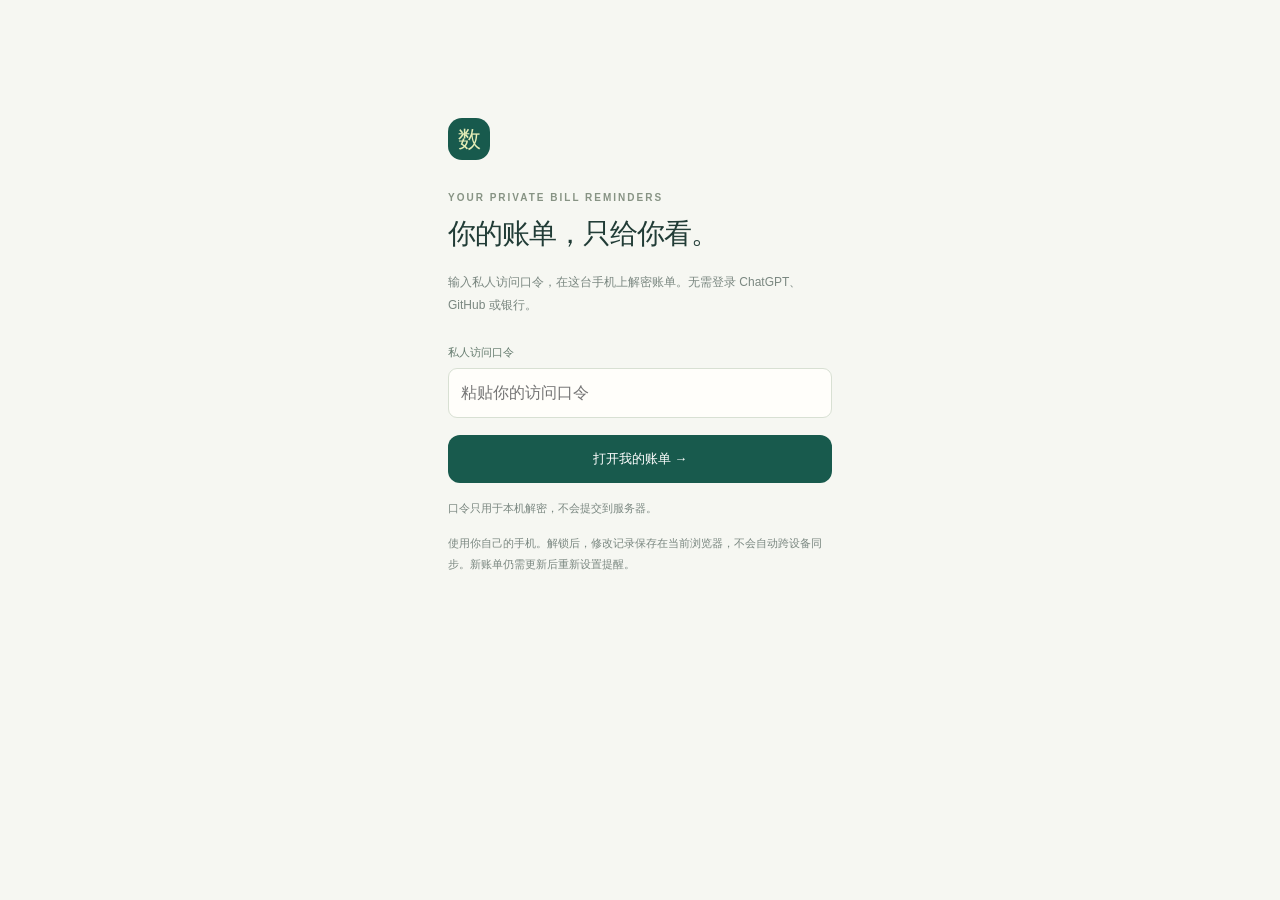
<file: index.html>
<!doctype html>
<html lang="zh-CN">
<head>
<meta charset="utf-8"><meta name="viewport" content="width=device-width,initial-scale=1,viewport-fit=cover">
<meta name="theme-color" content="#185a4d"><meta name="apple-mobile-web-app-capable" content="yes"><meta name="apple-mobile-web-app-status-bar-style" content="default">
<meta name="description" content="九家银行信用卡账单导入、核对、还款日历。无需登录，账单仅保存在当前浏览器。">
<title>账单有数 · 还款提醒</title><link rel="manifest" href="./manifest.webmanifest"><link rel="icon" href="./icon.svg" type="image/svg+xml"><link rel="stylesheet" href="./style.css">
</head>
<body>
<section id="unlockGate" class="unlock-gate"><span class="brand-icon">数</span><p class="eyebrow">YOUR PRIVATE BILL REMINDERS</p><h1>你的账单，只给你看。</h1><p class="subtitle">输入私人访问口令，在这台手机上解密账单。无需登录 ChatGPT、GitHub 或银行。</p><form id="unlockForm"><label class="field">私人访问口令<input id="accessCode" type="password" autocomplete="current-password" autocapitalize="none" spellcheck="false" required placeholder="粘贴你的访问口令"></label><button id="unlockButton" class="primary wide" type="submit">打开我的账单 →</button></form><p id="unlockStatus" role="status" class="hint">口令只用于本机解密，不会提交到服务器。</p><p class="hint">使用你自己的手机。解锁后，修改记录保存在当前浏览器，不会自动跨设备同步。新账单仍需更新后重新设置提醒。</p></section><div class="app" hidden>
<header><a href="#" class="brand" aria-label="账单有数首页"><span class="brand-icon">数</span><span>账单有数<small>让每一笔还款，心里有数。</small></span></a><button class="icon-btn" id="helpButton" aria-label="使用帮助">?</button></header>
<main id="main">
<section id="overview" class="view active">
<div class="page-intro"><div><p class="eyebrow">YOUR MONEY, IN ORDER</p><h1>账单，一目了然。</h1></div><span class="local-pill"><i></i>个人账本</span></div>
<div class="filters mode-switch"><button id="latestButton" class="selected">各卡最新一期</button><button id="periodButton">按账单月份</button></div>
<p id="snapshotNote" class="subtitle">无需登录。请导入已有账单备份，或手动新增。</p>
<div class="monthbar" id="monthbar" hidden><button id="prevMonth" aria-label="上个月">‹</button><label><span class="sr-only">账单月份</span><input type="month" id="month"></label><button id="nextMonth" aria-label="下个月">›</button><button id="todayMonth" class="text-btn">本月</button></div>
<section class="summary"><div class="summary-top"><span id="totalLabel">各卡最新账单 · 金额合计</span><button id="privacyButton" aria-label="隐藏金额">隐藏金额</button></div><div class="total"><span>¥</span><strong id="total">0.00</strong></div><div class="summary-bottom"><div><small>账单总额</small><b id="allTotal">¥0.00</b></div><div><small>已标记还款</small><b id="paidTotal">¥0.00</b></div><div><small>未还清账单</small><b id="unpaidCount">0 笔</b></div></div><div class="summary-note">账单金额不等于银行当前剩余欠款，还款状态未核实</div></section>
<section class="reminder-banner"><div><span>别错过还款日</span><h2>把账单提醒，放进手机。</h2><p>应还金额、最低还款和日期，一起提醒。</p></div><button class="primary" id="openReminder">设置提醒 ↗</button></section>
<div class="quick-actions"><button class="primary" id="importButton"><span>＋</span> 导入账单</button><button class="secondary" id="manualButton">手动记一笔 <span>↗</span></button></div>
<div id="demoNotice" class="notice demo" hidden>正在查看示例数据，与真实账单分开。<button id="exitDemo">退出示例</button></div>
<div id="overdueNotice" class="notice" hidden></div>
<div class="section-heading"><h2><span id="listTitle" style="font-size:inherit;color:inherit;margin:0;font-weight:inherit">各卡最新账单</span> <span id="billCount">0</span></h2><button id="calendarButton" class="text-btn">还款提醒 ↗</button></div>
<div class="filters" aria-label="账单状态筛选"><button data-filter="all" class="selected">全部</button><button data-filter="unpaid">未标记已还</button><button data-filter="paid">已标记还款</button></div>
<div id="billList"></div>
<div id="empty" class="empty"><div class="empty-illustration"><span>¥</span><i>✓</i></div><h3>把第一份账单放进来</h3><p>从 QQ 邮箱复制账单文字，核对后保存。<br>还款金额和日期，整理在一起。</p><button id="emptyImport" class="primary">导入第一份账单</button><button id="startRestore" class="secondary">导入已有账单备份</button><button id="demoButton" class="text-btn">先看看示例 →</button></div>
<p class="footnote">“已还款”为手动记录，不代表银行到账状态。</p>
</section>
<section id="reminders" class="view">
<p class="eyebrow">A LITTLE REMINDER, RIGHT ON TIME</p><div class="reminder-heading"><h1>还款提醒</h1><span class="local-pill" id="reminderCount">0 个账户</span></div>
<p class="subtitle" id="reminderMode"></p>
<div class="reminder-intro"><span class="reminder-bell" aria-hidden="true">◷</span><div><h2>关掉网页，也别忘了还款。</h2><p>把提醒导入手机日历，由手机负责通知。新账单需在网页更新后重新生成；当前没有自动读取邮箱。</p></div></div>
<div class="setting-card reminder-settings"><h2>① 选择提醒时间</h2><p>默认提前 3 天、1 天和当天提醒。时间均为北京时间。</p>
<div class="reminder-offsets"><label><input type="checkbox" data-reminder-offset="3" checked>提前 3 天</label><label><input type="checkbox" data-reminder-offset="1" checked>提前 1 天</label><label><input type="checkbox" data-reminder-offset="0" checked>还款当天</label></div>
<label class="field">提醒时间<select id="reminderHour"><option value="8">上午 8:00</option><option value="9">上午 9:00</option><option value="12">中午 12:00</option><option value="18">晚上 18:00</option><option value="20">晚上 20:00</option></select></label>
<button class="secondary" id="saveReminderSettings">保存提醒偏好</button><p class="hint">今天已错过设定时间时，可在 18:00 安排补充提醒；超过 18:00 则不补排。请留意银行实际到账截止时间。</p></div>
<div class="setting-card reminder-settings"><h2>② 导入手机日历</h2><p id="reminderEventCount"></p><button id="reminderExport" class="primary">生成手机日历提醒</button><p id="reminderStatus" class="reminder-state" role="status"></p>
<label class="check"><input id="calendarConfirmed" type="checkbox">我已在手机日历看到事件，并确认通知已开启</label>
<details><summary>如何导入、更新与取消？</summary><p>下载 .ics 文件后，在支持导入的日历应用或其网页版导入。苹果和不同安卓日历的导入入口可能不同；若手机无法直接导入，请使用日历服务的网页导入功能。导入后核对事件日期、金额和通知设置，是否实际弹出需在手机上确认。</p><p>建议建立单独的“信用卡账单”日历。重新导入前先删除旧事件，避免重复。网页标记已还不会自动取消已导入的日历事件；请自行删除该卡后续提醒。</p><p>提醒文件会包含金额和卡尾号，请保存在私人日历中。日历客户端可能调整或忽略文件内通知设置，必须检查后再勾选确认。</p></details></div>
<div class="section-heading"><h2>今天及以后到期的账单</h2></div><div id="reminderList"></div>
<details class="setting-card"><summary>查看将生成的提醒时间</summary><ul id="reminderSchedule" class="reminder-schedule"></ul></details>
<div class="setting-card reminder-settings"><h2>网页运行时通知（可选）</h2><p id="webReminderStatus"></p><button id="enableWebReminder" class="secondary">开启网页通知</button><button id="testWebReminder" class="secondary">发送一条测试通知</button><p class="hint">此功能只在网页运行时检查到期提醒。关闭网页、手机挂起或限制后台时，不保证检查；关闭网页后的提醒请使用上面的手机日历。通知受手机权限及勿扰设置影响。</p></div>
<p class="footnote">金额来自已导入账单，非银行实时剩余欠款。已还请核实后处理提醒。</p></section>
<section id="banks" class="view"><p class="eyebrow">YOUR CARDS</p><h1>我的银行</h1><p class="subtitle">为你的 9 家银行预设备选项。导入后请核对识别结果。</p><div id="bankList" class="bank-grid"></div></section>
<section id="settings" class="view"><p class="eyebrow">KEEP IT YOURS</p><h1>数据与设置</h1><div class="setting-card"><span class="setting-icon">↙</span><h2>你的账单，保存在本机</h2><p>无需登录 ChatGPT 或 GitHub。网页不会上传你的账单；新增、修改和还款标记只保存在当前浏览器，不会自动跨设备同步。网站使用公共静态托管，访问记录由托管平台按其规则处理。更换手机、浏览器或清理网站数据前，请先导出备份；换设备后可导入恢复。</p><button id="exportButton" class="primary">导出账单备份</button><button id="restoreButton" class="secondary">从备份恢复</button><input type="file" id="backupFile" accept=".json,application/json" hidden></div><div class="setting-card"><h2>在安卓或苹果手机上使用</h2><p>用手机浏览器直接打开网址即可使用。苹果可用 Safari 添加到主屏幕，安卓可通过支持此功能的浏览器菜单添加。不同入口的数据可能不共享，请在实际使用的入口导入并备份。首次联网打开成功后，支持离线缓存的浏览器可继续查看页面；离线缓存不等于自动获取新账单。</p><p>日历导出为 .ics 文件，提醒是否生效取决于你的日历导入与通知设置。请导入后确认事件。</p></div><div class="setting-card"><h2>导入范围</h2><p>支持粘贴账单文字，以及 UTF-8 的 TXT、HTML 和 EML 邮件文件。EML 支持常见 Base64 与 quoted-printable 编码及 GBK 中文。PDF、截图、加密附件请先转为文字，或手动填写。</p><p>第一版仅记录人民币账单，不自动计算利息、分期费用或银行实时欠款。识别有疑问的字段会留空，保存前需要核对。</p></div><button id="clearButton" class="danger-link">清空本机所有真实账单</button><p class="footnote">账单有数 · 独立网页 1.0 · 无需 ChatGPT</p></section>
</main>
<nav aria-label="主导航"><button class="active" data-view="overview"><span>▤</span>账单</button><button data-view="reminders"><span>◷</span>提醒</button><button data-view="banks"><span>▦</span>银行</button><button data-view="settings"><span>⚙</span>设置</button></nav>
</div>
<dialog id="importDialog"><div class="dialog-heading"><div><p class="eyebrow">IMPORT STATEMENT</p><h2>导入账单</h2></div><button class="close" data-close aria-label="关闭">×</button></div><p class="subtitle">从 QQ 邮箱打开信用卡账单，复制正文到这里。</p><label class="field">账单文字<textarea id="statementText" placeholder="粘贴银行名称、卡号尾号、应还金额和还款日等内容…" rows="9" maxlength="200000"></textarea></label><label class="upload"><input id="statementFile" type="file" accept=".txt,.html,.htm,.eml,text/plain,text/html,message/rfc822">选择 TXT / HTML / EML 文件 <span>↑</span></label><p class="hint">文字只在当前设备处理。PDF 与图片请使用手动填写。</p><button id="parseButton" class="primary wide">识别并核对 →</button></dialog>
<dialog id="editDialog"><div class="dialog-heading"><div><p class="eyebrow">REVIEW BEFORE SAVING</p><h2 id="editTitle">核对账单</h2></div><button class="close" data-close aria-label="关闭">×</button></div><div class="notice" id="reviewNote">请按银行账单原文核对金额和还款日。</div><form id="billForm"><label class="field">银行<select id="bankInput" required></select></label><div class="form-row"><label class="field">卡号后四位<input id="tailInput" inputmode="numeric" pattern="[0-9]{4}" maxlength="4" placeholder="如 1234" required></label><label class="field">账单月份<input id="periodInput" type="month" required></label></div><label class="field">本期应还金额（人民币）<input id="amountInput" type="number" inputmode="decimal" min="0" max="99999999" step="0.01" placeholder="0.00" required></label><div class="form-row"><label class="field">最低还款额（选填）<input id="minimumInput" type="number" inputmode="decimal" min="0" max="99999999" step="0.01" placeholder="未填写"></label><label class="field">最后还款日<input id="dueInput" type="date" required></label></div><label class="field">备注（选填）<input id="noteInput" maxlength="120" placeholder="如：含本期分期账单"></label><label class="check"><input type="checkbox" id="confirmInput" required>我已按原始账单核对以上信息</label><button class="primary wide" type="submit">确认并保存</button></form></dialog>
<dialog id="paymentDialog"><div class="dialog-heading"><div><p class="eyebrow">PAYMENT RECORDS</p><h2 id="paymentTitle">记录还款</h2></div><button class="close" data-close aria-label="关闭">×</button></div><p class="subtitle" id="paymentSummary"></p><form id="paymentForm"><label class="field">本次已还金额（人民币）<input id="paymentAmount" type="number" inputmode="decimal" min="0.01" step="0.01" required placeholder="填写本次已还多少"></label><label class="field">还款日期<input id="paymentDate" type="date" required></label><p id="paymentError" role="alert" class="hint"></p><button type="submit" class="primary wide">保存本次还款</button></form><h3>还款记录</h3><ul id="paymentHistory" class="payment-history"></ul><p class="hint">支持多次记录，按累计已还金额计算剩余应还；仅记录，不执行银行转账。</p></dialog><dialog id="helpDialog"><div class="dialog-heading"><h2>从邮箱到账单，只需三步</h2><button class="close" data-close aria-label="关闭">×</button></div><ol class="steps"><li><b>复制账单</b><p>在 QQ 邮箱打开银行账单，长按选择并复制正文。不能复制时，可以手动填写。</p></li><li><b>核对并保存</b><p>点击“导入账单”，粘贴文字。核对银行、卡号尾号、账单月份、金额与还款日。</p></li><li><b>记录与提醒</b><p>还款后手动标记。可导出日历文件，在 iPhone 日历中导入并确认提醒。</p></li></ol><p class="hint">无需邮箱密码或授权码。示例数据与真实账单分开保存。</p><button data-close class="primary wide">知道了</button></dialog>
<dialog id="confirmDialog"><div class="dialog-heading"><h2>确认操作</h2></div><p id="confirmMessage" class="subtitle"></p><div class="form-row"><button id="cancelAction" class="secondary">取消</button><button id="acceptAction" class="primary">确认</button></div></dialog>
<div id="toast" role="status" aria-live="polite"></div><script type="module" src="./unlock.js"></script>
<noscript><p style="padding:24px">这个账单工具需要开启浏览器 JavaScript。请使用较新的 Safari、Chrome、Edge 或系统浏览器。</p></noscript><script nomodule>document.body.insertAdjacentHTML("afterbegin","<p style=\"padding:20px;background:#fff2df\">当前浏览器版本过旧，请更新浏览器后使用。</p>");</script>
</body></html>
</file>
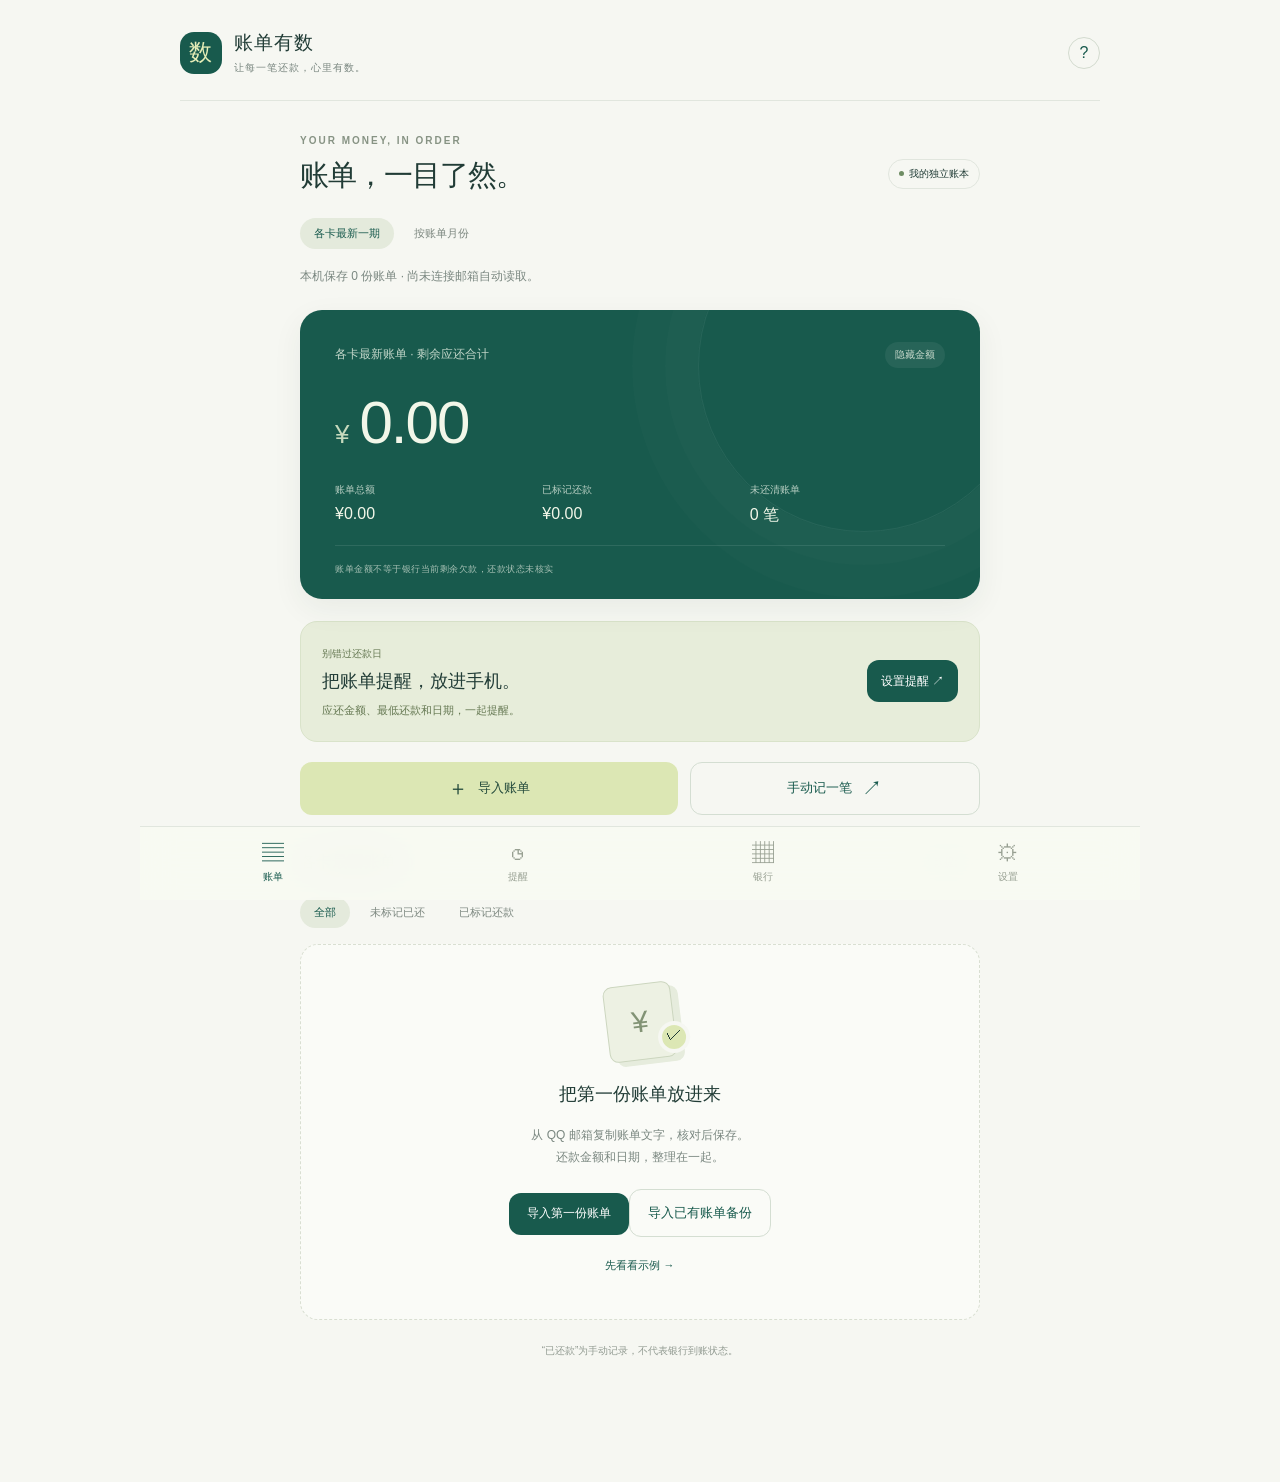
<file: family/index.html>
<!doctype html>
<html lang="zh-CN">
<head>
<meta charset="utf-8"><meta name="viewport" content="width=device-width,initial-scale=1,viewport-fit=cover">
<meta name="theme-color" content="#185a4d"><meta name="apple-mobile-web-app-capable" content="yes"><meta name="apple-mobile-web-app-status-bar-style" content="default">
<meta name="description" content="九家银行信用卡账单导入、核对、还款日历。无需登录，账单仅保存在当前浏览器。">
<title>账单有数 · 家人版</title><link rel="manifest" href="./manifest.webmanifest"><link rel="icon" href="./icon.svg" type="image/svg+xml"><link rel="stylesheet" href="./style.css">
</head>
<body>
<div class="app">
<header><a href="#" class="brand" aria-label="账单有数首页"><span class="brand-icon">数</span><span>账单有数<small>让每一笔还款，心里有数。</small></span></a><button class="icon-btn" id="helpButton" aria-label="使用帮助">?</button></header>
<main id="main">
<section id="overview" class="view active">
<div class="page-intro"><div><p class="eyebrow">YOUR MONEY, IN ORDER</p><h1>账单，一目了然。</h1></div><span class="local-pill"><i></i>我的独立账本</span></div>
<div class="filters mode-switch"><button id="latestButton" class="selected">各卡最新一期</button><button id="periodButton">按账单月份</button></div>
<p id="snapshotNote" class="subtitle">从空白账本开始。连接自己的邮箱后读取账单，也可导入或手动填写。</p>
<div class="monthbar" id="monthbar" hidden><button id="prevMonth" aria-label="上个月">‹</button><label><span class="sr-only">账单月份</span><input type="month" id="month"></label><button id="nextMonth" aria-label="下个月">›</button><button id="todayMonth" class="text-btn">本月</button></div>
<section class="summary"><div class="summary-top"><span id="totalLabel">各卡最新账单 · 金额合计</span><button id="privacyButton" aria-label="隐藏金额">隐藏金额</button></div><div class="total"><span>¥</span><strong id="total">0.00</strong></div><div class="summary-bottom"><div><small>账单总额</small><b id="allTotal">¥0.00</b></div><div><small>已标记还款</small><b id="paidTotal">¥0.00</b></div><div><small>未还清账单</small><b id="unpaidCount">0 笔</b></div></div><div class="summary-note">账单金额不等于银行当前剩余欠款，还款状态未核实</div></section>
<section class="reminder-banner"><div><span>别错过还款日</span><h2>把账单提醒，放进手机。</h2><p>应还金额、最低还款和日期，一起提醒。</p></div><button class="primary" id="openReminder">设置提醒 ↗</button></section>
<div class="quick-actions"><button class="primary" id="importButton"><span>＋</span> 导入账单</button><button class="secondary" id="manualButton">手动记一笔 <span>↗</span></button></div>
<div id="demoNotice" class="notice demo" hidden>正在查看示例数据，与真实账单分开。<button id="exitDemo">退出示例</button></div>
<div id="overdueNotice" class="notice" hidden></div>
<div class="section-heading"><h2><span id="listTitle" style="font-size:inherit;color:inherit;margin:0;font-weight:inherit">各卡最新账单</span> <span id="billCount">0</span></h2><button id="calendarButton" class="text-btn">还款提醒 ↗</button></div>
<div class="filters" aria-label="账单状态筛选"><button data-filter="all" class="selected">全部</button><button data-filter="unpaid">未标记已还</button><button data-filter="paid">已标记还款</button></div>
<div id="billList"></div>
<div id="empty" class="empty"><div class="empty-illustration"><span>¥</span><i>✓</i></div><h3>把第一份账单放进来</h3><p>从 QQ 邮箱复制账单文字，核对后保存。<br>还款金额和日期，整理在一起。</p><button id="emptyImport" class="primary">导入第一份账单</button><button id="startRestore" class="secondary">导入已有账单备份</button><button id="demoButton" class="text-btn">先看看示例 →</button></div>
<p class="footnote">“已还款”为手动记录，不代表银行到账状态。</p>
</section>
<section id="reminders" class="view">
<p class="eyebrow">A LITTLE REMINDER, RIGHT ON TIME</p><div class="reminder-heading"><h1>还款提醒</h1><span class="local-pill" id="reminderCount">0 个账户</span></div>
<p class="subtitle" id="reminderMode"></p>
<div class="reminder-intro"><span class="reminder-bell" aria-hidden="true">◷</span><div><h2>关掉网页，也别忘了还款。</h2><p>把提醒导入手机日历，由手机负责通知。新账单需在网页更新后重新生成；当前没有自动读取邮箱。</p></div></div>
<div class="setting-card reminder-settings"><h2>① 选择提醒时间</h2><p>默认提前 3 天、1 天和当天提醒。时间均为北京时间。</p>
<div class="reminder-offsets"><label><input type="checkbox" data-reminder-offset="3" checked>提前 3 天</label><label><input type="checkbox" data-reminder-offset="1" checked>提前 1 天</label><label><input type="checkbox" data-reminder-offset="0" checked>还款当天</label></div>
<label class="field">提醒时间<select id="reminderHour"><option value="8">上午 8:00</option><option value="9">上午 9:00</option><option value="12">中午 12:00</option><option value="18">晚上 18:00</option><option value="20">晚上 20:00</option></select></label>
<button class="secondary" id="saveReminderSettings">保存提醒偏好</button><p class="hint">今天已错过设定时间时，可在 18:00 安排补充提醒；超过 18:00 则不补排。请留意银行实际到账截止时间。</p></div>
<div class="setting-card reminder-settings"><h2>② 导入手机日历</h2><p id="reminderEventCount"></p><button id="reminderExport" class="primary">生成手机日历提醒</button><p id="reminderStatus" class="reminder-state" role="status"></p>
<label class="check"><input id="calendarConfirmed" type="checkbox">我已在手机日历看到事件，并确认通知已开启</label>
<details><summary>如何导入、更新与取消？</summary><p>下载 .ics 文件后，在支持导入的日历应用或其网页版导入。苹果和不同安卓日历的导入入口可能不同；若手机无法直接导入，请使用日历服务的网页导入功能。导入后核对事件日期、金额和通知设置，是否实际弹出需在手机上确认。</p><p>建议建立单独的“信用卡账单”日历。重新导入前先删除旧事件，避免重复。网页标记已还不会自动取消已导入的日历事件；请自行删除该卡后续提醒。</p><p>提醒文件会包含金额和卡尾号，请保存在私人日历中。日历客户端可能调整或忽略文件内通知设置，必须检查后再勾选确认。</p></details></div>
<div class="section-heading"><h2>今天及以后到期的账单</h2></div><div id="reminderList"></div>
<details class="setting-card"><summary>查看将生成的提醒时间</summary><ul id="reminderSchedule" class="reminder-schedule"></ul></details>
<div class="setting-card reminder-settings"><h2>网页运行时通知（可选）</h2><p id="webReminderStatus"></p><button id="enableWebReminder" class="secondary">开启网页通知</button><button id="testWebReminder" class="secondary">发送一条测试通知</button><p class="hint">此功能只在网页运行时检查到期提醒。关闭网页、手机挂起或限制后台时，不保证检查；关闭网页后的提醒请使用上面的手机日历。通知受手机权限及勿扰设置影响。</p></div>
<p class="footnote">金额来自已导入账单，非银行实时剩余欠款。已还请核实后处理提醒。</p></section>
<section id="banks" class="view"><p class="eyebrow">YOUR CARDS</p><h1>我的银行</h1><p class="subtitle">为你的 9 家银行预设备选项。导入后请核对识别结果。</p><div id="bankList" class="bank-grid"></div></section>
<section id="settings" class="view"><p class="eyebrow">KEEP IT YOURS</p><h1>数据与设置</h1><div class="setting-card"><span class="setting-icon">↙</span><h2>这是你的独立账本</h2><p>本页面首次打开为空白，不包含他人的账单。只连接你自己的邮箱和专属连接码。账单备份、已还标记和提醒设置独立保存在此浏览器。</p><h3>账单和还款记录保存在本机</h3><p>无需登录 ChatGPT 或 GitHub。网页不会上传你的账单；新增、修改和还款标记只保存在当前浏览器，不会自动跨设备同步。网站使用公共静态托管，访问记录由托管平台按其规则处理。更换手机、浏览器或清理网站数据前，请先导出备份；换设备后可导入恢复。</p><button id="exportButton" class="primary">导出账单备份</button><button id="restoreButton" class="secondary">从备份恢复</button><input type="file" id="backupFile" accept=".json,application/json" hidden></div><div class="setting-card"><h2>在安卓或苹果手机上使用</h2><p>用手机浏览器直接打开网址即可使用。苹果可用 Safari 添加到主屏幕，安卓可通过支持此功能的浏览器菜单添加。不同入口的数据可能不共享，请在实际使用的入口导入并备份。首次联网打开成功后，支持离线缓存的浏览器可继续查看页面；离线缓存不等于自动获取新账单。</p><p>日历导出为 .ics 文件，提醒是否生效取决于你的日历导入与通知设置。请导入后确认事件。</p></div><div class="setting-card"><h2>导入范围</h2><p>支持粘贴账单文字，以及 UTF-8 的 TXT、HTML 和 EML 邮件文件。EML 支持常见 Base64 与 quoted-printable 编码及 GBK 中文。PDF、截图、加密附件请先转为文字，或手动填写。</p><p>第一版仅记录人民币账单，不自动计算利息、分期费用或银行实时欠款。识别有疑问的字段会留空，保存前需要核对。</p></div><button id="clearButton" class="danger-link">清空本机所有真实账单</button><p class="footnote">账单有数 · 家人版 1.0 · 无需 ChatGPT</p></section>
</main>
<nav aria-label="主导航"><button class="active" data-view="overview"><span>▤</span>账单</button><button data-view="reminders"><span>◷</span>提醒</button><button data-view="banks"><span>▦</span>银行</button><button data-view="settings"><span>⚙</span>设置</button></nav>
</div>
<dialog id="importDialog"><div class="dialog-heading"><div><p class="eyebrow">IMPORT STATEMENT</p><h2>导入账单</h2></div><button class="close" data-close aria-label="关闭">×</button></div><p class="subtitle">从 QQ 邮箱打开信用卡账单，复制正文到这里。</p><label class="field">账单文字<textarea id="statementText" placeholder="粘贴银行名称、卡号尾号、应还金额和还款日等内容…" rows="9" maxlength="200000"></textarea></label><label class="upload"><input id="statementFile" type="file" accept=".txt,.html,.htm,.eml,text/plain,text/html,message/rfc822">选择 TXT / HTML / EML 文件 <span>↑</span></label><p class="hint">文字只在当前设备处理。PDF 与图片请使用手动填写。</p><button id="parseButton" class="primary wide">识别并核对 →</button></dialog>
<dialog id="editDialog"><div class="dialog-heading"><div><p class="eyebrow">REVIEW BEFORE SAVING</p><h2 id="editTitle">核对账单</h2></div><button class="close" data-close aria-label="关闭">×</button></div><div class="notice" id="reviewNote">请按银行账单原文核对金额和还款日。</div><form id="billForm"><label class="field">银行<select id="bankInput" required></select></label><div class="form-row"><label class="field">卡号后四位<input id="tailInput" inputmode="numeric" pattern="[0-9]{4}" maxlength="4" placeholder="如 1234" required></label><label class="field">账单月份<input id="periodInput" type="month" required></label></div><label class="field">本期应还金额（人民币）<input id="amountInput" type="number" inputmode="decimal" min="0" max="99999999" step="0.01" placeholder="0.00" required></label><div class="form-row"><label class="field">最低还款额（选填）<input id="minimumInput" type="number" inputmode="decimal" min="0" max="99999999" step="0.01" placeholder="未填写"></label><label class="field">最后还款日<input id="dueInput" type="date" required></label></div><label class="field">备注（选填）<input id="noteInput" maxlength="120" placeholder="如：含本期分期账单"></label><label class="check"><input type="checkbox" id="confirmInput" required>我已按原始账单核对以上信息</label><button class="primary wide" type="submit">确认并保存</button></form></dialog>
<dialog id="paymentDialog"><div class="dialog-heading"><div><p class="eyebrow">PAYMENT RECORDS</p><h2 id="paymentTitle">记录还款</h2></div><button class="close" data-close aria-label="关闭">×</button></div><p class="subtitle" id="paymentSummary"></p><form id="paymentForm"><label class="field">本次已还金额（人民币）<input id="paymentAmount" type="number" inputmode="decimal" min="0.01" step="0.01" required placeholder="填写本次已还多少"></label><label class="field">还款日期<input id="paymentDate" type="date" required></label><p id="paymentError" role="alert" class="hint"></p><button type="submit" class="primary wide">保存本次还款</button></form><h3>还款记录</h3><ul id="paymentHistory" class="payment-history"></ul><p class="hint">支持多次记录，按累计已还金额计算剩余应还；仅记录，不执行银行转账。</p></dialog><dialog id="helpDialog"><div class="dialog-heading"><h2>从邮箱到账单，只需三步</h2><button class="close" data-close aria-label="关闭">×</button></div><ol class="steps"><li><b>复制账单</b><p>在 QQ 邮箱打开银行账单，长按选择并复制正文。不能复制时，可以手动填写。</p></li><li><b>核对并保存</b><p>点击“导入账单”，粘贴文字。核对银行、卡号尾号、账单月份、金额与还款日。</p></li><li><b>记录与提醒</b><p>还款后手动标记。可导出日历文件，在 iPhone 日历中导入并确认提醒。</p></li></ol><p class="hint">无需邮箱密码或授权码。示例数据与真实账单分开保存。</p><button data-close class="primary wide">知道了</button></dialog>
<dialog id="confirmDialog"><div class="dialog-heading"><h2>确认操作</h2></div><p id="confirmMessage" class="subtitle"></p><div class="form-row"><button id="cancelAction" class="secondary">取消</button><button id="acceptAction" class="primary">确认</button></div></dialog>
<div id="toast" role="status" aria-live="polite"></div><script type="module" src="./app.js"></script>
<noscript><p style="padding:24px">这个账单工具需要开启浏览器 JavaScript。请使用较新的 Safari、Chrome、Edge 或系统浏览器。</p></noscript><script nomodule>document.body.insertAdjacentHTML("afterbegin","<p style=\"padding:20px;background:#fff2df\">当前浏览器版本过旧，请更新浏览器后使用。</p>");</script>
</body></html>
</file>
<file: style.css>
:root{--bg:#f6f7f2;--ink:#213c36;--muted:#7a8780;--green:#185a4d;--line:#e1e6de;--soft:#eaf0e7;--orange:#b76a38;--red:#ab4540;font-family:-apple-system,BlinkMacSystemFont,"PingFang SC","Microsoft YaHei",sans-serif;color:var(--ink);background:var(--bg);font-synthesis:none}*{box-sizing:border-box}body{margin:0}button,input,select,textarea{font:inherit}button,a,input,select,textarea{-webkit-tap-highlight-color:transparent}button{cursor:pointer;border:0}button:focus-visible,a:focus-visible{outline:3px solid #9bac55;outline-offset:3px}button:disabled{opacity:.45;cursor:default}a{color:inherit;text-decoration:none}.app{max-width:1000px;margin:auto;padding:0 40px}header{display:flex;justify-content:space-between;align-items:center;padding:30px 0 25px;border-bottom:1px solid var(--line)}.brand{display:flex;align-items:center;gap:12px;font-weight:700;font-size:19px;letter-spacing:1px}.brand small{display:block;font-size:10px;letter-spacing:1px;font-weight:400;color:var(--muted);margin-top:5px}.brand-icon{display:grid;place-items:center;width:42px;height:42px;border-radius:14px;background:var(--green);color:#e5edb7;font-size:23px;font-weight:500}.icon-btn{border:1px solid #d3dbcf;color:var(--green);background:transparent;border-radius:50%;width:32px;height:32px}.page-intro{display:flex;align-items:center;justify-content:space-between;margin-top:34px}.eyebrow{font-size:10px;letter-spacing:2px;font-weight:650;color:#879384;margin:0 0 10px}h1{font-size:29px;letter-spacing:-1px;font-weight:600;margin:0 0 16px}h2{font-size:17px;margin:0;font-weight:600}h3{font-size:18px;font-weight:600}.local-pill{font-size:10px;white-space:nowrap;padding:7px 10px;border:1px solid var(--line);border-radius:20px;display:flex;align-items:center;gap:5px}.local-pill i{height:5px;width:5px;border-radius:50%;background:#6e8c63}.monthbar{display:flex;align-items:center;gap:12px;margin:9px 0 20px}.monthbar button{background:transparent;color:var(--ink);min-width:30px;min-height:32px;font-size:22px}.monthbar .text-btn{font-size:11px;margin-left:auto}.monthbar input{font-size:14px;color:var(--ink);background:transparent;border:0;max-width:165px;padding:0}.summary{position:relative;overflow:hidden;background:var(--green);color:#f2f7e9;padding:27px 30px 18px;border-radius:22px;box-shadow:0 10px 30px #1a453410}.summary:after{content:"";position:absolute;right:-50px;top:-110px;width:330px;height:330px;border:1px solid #ffffff10;border-radius:50%;box-shadow:0 0 0 33px #ffffff03,0 0 0 66px #ffffff03;pointer-events:none}.summary-top{display:flex;align-items:center;justify-content:space-between;font-size:12px;color:#c2d6c9}.summary-top button{background:#ffffff10;border-radius:20px;color:#c9dacd;font-size:10px;padding:6px 10px}.total{display:flex;gap:10px;align-items:baseline;margin:20px 0 25px;font-variant-numeric:tabular-nums}.total span{font-size:26px;color:#c6d9bd}.total strong{font-size:49px;font-weight:500;letter-spacing:-2px}.summary-bottom{display:grid;grid-template-columns:1fr 1fr 1fr;gap:12px}.summary-bottom small{display:block;font-size:10px;color:#b7cec2;margin-bottom:8px}.summary-bottom b{font-size:16px;font-weight:500}.summary-note{font-size:9px;color:#a6c0b4;padding-top:15px;border-top:1px solid #ffffff18;margin-top:19px;letter-spacing:.5px}.quick-actions{display:grid;grid-template-columns:1.3fr 1fr;gap:12px;margin:20px 0 30px}.primary,.secondary{display:inline-flex;justify-content:center;gap:10px;align-items:center;min-height:48px;border-radius:12px;font-size:13px;padding:12px 18px;font-weight:550}.primary{background:var(--green);color:white}.secondary{border:1px solid #d4ded2;color:var(--green);background:transparent}.quick-actions .primary{background:#dce7b4;color:#234a3b}.quick-actions span{font-size:20px;font-weight:400}.section-heading{display:flex;justify-content:space-between;align-items:center;gap:10px;margin-bottom:16px}.section-heading h2{font-size:16px}.section-heading h2 span{color:var(--muted);font-size:12px;margin-left:6px;font-weight:400}.text-btn{background:transparent;padding:8px 0;color:var(--green);font-size:11px;min-height:36px}.filters{display:flex;gap:6px;margin-bottom:16px}.filters button{background:transparent;font-size:11px;color:#7d8880;padding:8px 14px;border-radius:20px}.filters .selected{background:#e4eadc;color:var(--green)}.empty{text-align:center;border:1px dashed #d9dfd2;border-radius:18px;padding:28px 18px 20px;background:#fafbf7}.empty-illustration{width:68px;height:76px;border:1px solid #ccd6bf;border-radius:9px;background:#edf1e3;margin:3px auto 22px;position:relative;transform:rotate(-7deg);display:grid;place-items:center;box-shadow:7px 5px 0 #e6ecdd}.empty-illustration span{font-size:30px;color:#829375}.empty-illustration i{position:absolute;right:-15px;bottom:2px;background:#dce7b4;border:4px solid var(--bg);width:32px;height:32px;border-radius:50%;font-size:16px;font-style:normal;transform:rotate(7deg)}.empty p{font-size:12px;color:var(--muted);line-height:1.9;margin-bottom:20px}.empty .primary{font-size:12px;min-height:42px}.empty .text-btn{display:block;margin:10px auto 0}.footnote{text-align:center;font-size:10px;color:#929b92;line-height:1.8;margin:22px 0}.view{display:none}.view.active{display:block}.view:not(#overview){padding-top:36px}.subtitle{font-size:12px;color:var(--muted);line-height:1.9;margin:0 0 22px}main{padding-bottom:100px}nav{background:#f8faf3ed;backdrop-filter:blur(18px);position:fixed;bottom:0;left:50%;transform:translateX(-50%);width:min(100%,1000px);border-top:1px solid var(--line);display:flex;justify-content:space-around;padding:10px 10px max(12px,env(safe-area-inset-bottom));z-index:10}nav button{background:transparent;color:#98a092;font-size:10px;display:flex;flex-direction:column;align-items:center;gap:5px;min-width:80px;padding:4px 15px}nav span{font-size:22px;font-weight:400;line-height:24px}nav button.active{color:var(--green)}.notice{background:#fff2df;border:1px solid #efdfbd;color:#8a6235;font-size:12px;line-height:1.8;border-radius:10px;padding:12px 14px;margin:0 0 18px}.notice.demo{background:#eaf0e1;border-color:#d4dfc5;color:#537047;display:flex;justify-content:space-between;gap:10px;align-items:center}.notice button{background:transparent;color:inherit;font-size:11px;white-space:nowrap;text-decoration:underline}[hidden]{display:none!important}.bill-card{border:1px solid var(--line);background:#fffefa;border-radius:15px;padding:19px 20px;margin-bottom:12px}.bill-top{display:flex;align-items:center;gap:11px}.bank-avatar{display:grid;place-items:center;background:var(--bank-color);color:white;border-radius:11px;width:36px;height:36px;font-weight:650;font-size:15px;flex-shrink:0}.bill-bank{font-size:13px;font-weight:600}.bill-tail{font-size:10px;letter-spacing:1px;color:var(--muted);margin-top:5px}.badge{font-size:10px;padding:5px 9px;border-radius:20px;background:#edf0e7;color:#6d7c5a;margin-left:auto;white-space:nowrap}.badge.late{background:#f8e8df;color:#a55239}.badge.soon{background:#faf0d6;color:#9d7731}.bill-middle{display:flex;justify-content:space-between;align-items:end;margin-top:20px}.bill-amount{font-size:26px;font-weight:500;font-variant-numeric:tabular-nums;letter-spacing:-.7px}.bill-amount small{font-size:14px;margin-right:4px}.bill-due{text-align:right;font-size:12px}.bill-due small{display:block;color:var(--muted);font-size:10px;margin-bottom:7px}.bill-bottom{display:flex;gap:12px;align-items:center;border-top:1px solid #edf0e8;margin-top:17px;padding-top:12px;font-size:10px;color:var(--muted)}.bill-bottom .text-btn{margin-left:auto;min-height:28px;padding:4px;font-size:11px}.bill-bottom .paid-button{background:#eaf0e4;color:var(--green);border-radius:6px;font-size:11px;padding:7px 10px;min-height:30px}.bill-note{font-size:11px;color:var(--muted);margin:10px 0 0;overflow-wrap:anywhere}.bank-grid{display:grid;grid-template-columns:1fr 1fr;gap:12px}.bank-tile{background:#fffefa;border:1px solid var(--line);padding:20px;border-radius:15px}.bank-tile h3{font-size:14px;margin:14px 0 8px}.bank-tile p{font-size:11px;line-height:1.7;color:var(--muted);margin:0}.setting-card{background:#fffefa;border:1px solid var(--line);border-radius:16px;margin:20px 0;padding:23px}.setting-card h2{font-size:15px}.setting-card p{font-size:12px;color:var(--muted);line-height:1.9}.setting-card button{width:100%;margin-top:10px}.setting-icon{display:grid;place-items:center;background:#e9efdd;color:var(--green);width:40px;height:40px;border-radius:12px;font-size:25px;margin-bottom:18px}.danger-link{color:var(--red);background:transparent;padding:10px 0;font-size:12px}.wide{width:100%}dialog{width:calc(100% - 28px);max-width:490px;border:1px solid var(--line);border-radius:22px;background:var(--bg);color:var(--ink);padding:25px;max-height:88dvh;overflow:auto;box-shadow:0 30px 90px #122c3640}dialog::backdrop{background:#132f2a66;backdrop-filter:blur(4px)}.dialog-heading{display:flex;align-items:start;justify-content:space-between;gap:15px;margin-bottom:18px}.dialog-heading h2{font-size:22px;line-height:1.45}.dialog-heading .eyebrow{font-size:8px;margin-bottom:6px}.close{background:#e8eddf;color:var(--green);width:30px;height:30px;border-radius:50%;font-size:23px;flex-shrink:0;line-height:26px}.field{font-size:11px;display:flex;flex-direction:column;gap:8px;margin-bottom:17px;color:#667c6f}input,select,textarea{color:var(--ink);background:#fffefa;border:1px solid #d8e0d3;border-radius:9px;padding:12px;min-width:0;width:100%;font-size:16px;line-height:1.5}input:focus,select:focus,textarea:focus{outline:2px solid #b3c69d;outline-offset:1px}textarea{resize:vertical}.form-row{display:grid;grid-template-columns:1fr 1fr;gap:12px}.check{display:flex;align-items:center;gap:9px;font-size:11px;line-height:1.7;margin:20px 0}.check input{width:17px;height:17px;accent-color:var(--green);flex-shrink:0}.upload{position:relative;display:flex;align-items:center;justify-content:space-between;border:1px dashed #becdb4;border-radius:10px;padding:16px;font-size:12px;overflow:hidden}.upload input{position:absolute;inset:0;opacity:0;cursor:pointer}.hint{font-size:11px;line-height:1.9;color:var(--muted);margin:15px 0}.steps{padding-left:22px;font-size:14px}.steps li{margin-bottom:24px;padding-left:8px}.steps p{font-size:12px;line-height:1.9;color:var(--muted)}#toast{position:fixed;bottom:110px;left:50%;transform:translateX(-50%);background:#203b33f5;color:white;font-size:12px;line-height:1.7;padding:12px 20px;border-radius:12px;box-shadow:0 5px 30px #18332d20;max-width:88%;width:max-content;z-index:50;display:none}#toast.show{display:block}.sr-only{position:absolute;width:1px;height:1px;padding:0;margin:-1px;overflow:hidden;clip:rect(0,0,0,0);white-space:nowrap;border:0}@media(min-width:720px){#overview{max-width:680px;margin:auto}.bank-grid{grid-template-columns:repeat(3,1fr)}.total strong{font-size:60px}.summary{padding:32px 35px 22px}.empty{padding:36px 20px}.setting-card{max-width:680px}.view:not(#overview){max-width:800px;margin:auto}}@media(max-width:540px){.app{padding:0 22px}header{padding:22px 0 20px}.brand{font-size:17px}.brand-icon{width:38px;height:38px}.brand small{font-size:8px}h1{font-size:25px}.page-intro{margin-top:27px}.summary{padding:22px 22px 16px;border-radius:18px}.total strong{font-size:43px}.summary-bottom b{font-size:14px}.summary-top{font-size:11px}.quick-actions{margin:17px 0 27px}.summary-note{font-size:8px}.eyebrow{font-size:8px;letter-spacing:1.7px}.bill-card{padding:16px}.section-heading h2{font-size:14px}.section-heading .text-btn{font-size:10px}.bank-tile{padding:17px}dialog{padding:22px}.setting-card{padding:20px}.total{gap:7px}}

.bill-source{font-size:10px;line-height:1.7;color:var(--muted);margin:12px 0 0}.mode-switch{margin-top:6px}.summary-bottom small{line-height:1.5}.summary-note{line-height:1.8}.badge{font-size:9px}

.reminder-banner{margin:22px 0 0;background:#e7edda;border:1px solid #d9e3ca;border-radius:17px;padding:21px;display:flex;align-items:center;gap:18px;justify-content:space-between}.reminder-banner span{font-size:10px;color:#657852}.reminder-banner h2{font-size:18px;margin:8px 0}.reminder-banner p{font-size:11px;color:#657852;line-height:1.7;margin:0}.reminder-banner button{flex-shrink:0;min-height:42px;font-size:12px;padding:10px 14px}.reminder-heading{display:flex;align-items:start;justify-content:space-between;gap:10px}.reminder-intro{background:var(--green);color:#f4f7ec;border-radius:18px;padding:25px 22px;display:flex;align-items:start;gap:16px}.reminder-intro h2{font-size:18px;line-height:1.6}.reminder-intro p{font-size:12px;line-height:1.9;color:#c9d9ce;margin-bottom:0}.reminder-bell{font-size:34px;color:#dce7b4;line-height:1.2}.reminder-settings{margin:16px 0}.reminder-offsets{display:flex;gap:12px;flex-wrap:wrap;margin:18px 0 20px}.reminder-offsets label{display:flex;gap:7px;align-items:center;font-size:12px}.reminder-offsets input{width:17px;height:17px;accent-color:var(--green)}.reminder-state{border-left:3px solid #b7c78d;padding:10px 12px;background:#f0f3e8}.reminder-item{padding:18px;background:#fffefa;border:1px solid var(--line);border-radius:14px;margin-bottom:10px;display:flex;justify-content:space-between;gap:12px}.reminder-item b{font-size:13px}.reminder-item small{font-size:10px;color:var(--muted);font-weight:400}.reminder-item span{display:block;font-size:10px;color:var(--muted);margin-top:9px;line-height:1.6}.reminder-money{text-align:right;white-space:nowrap}.reminder-money strong{font-size:17px;font-weight:550}.reminder-schedule{padding-left:0;list-style:none}.reminder-schedule li{font-size:11px;border-top:1px solid var(--line);padding:12px 0;line-height:1.8}.reminder-schedule time{color:var(--green);display:block;font-weight:600}.reminder-schedule span{color:var(--muted)}summary{cursor:pointer;font-size:12px;color:var(--green);line-height:1.8}#reminders{max-width:680px;margin:auto}nav button{min-width:60px}@media(max-width:540px){.reminder-banner{padding:18px;gap:10px}.reminder-banner h2{font-size:16px}.reminder-banner p{font-size:10px}.reminder-banner button{padding:10px;font-size:11px}.reminder-intro{padding:22px 18px}.reminder-intro h2{font-size:16px}.reminder-item{padding:15px 13px}.reminder-money strong{font-size:16px}.reminder-item b{font-size:12px}.reminder-item small{display:block;margin-top:4px}}

.unlock-gate{max-width:440px;margin:10vh auto;padding:28px}.unlock-gate .brand-icon{margin-bottom:32px}.unlock-gate h1{font-size:28px;line-height:1.5}.unlock-gate .field{margin-top:28px}.unlock-gate .hint{line-height:1.9}
.payment-history{padding:0;list-style:none}.payment-history li{display:flex;align-items:center;justify-content:space-between;gap:12px;padding:12px 0;border-bottom:1px solid var(--line);font-size:13px}.bill-bottom{flex-wrap:wrap}
</file>
<file: family/style.css>
:root{--bg:#f6f7f2;--ink:#213c36;--muted:#7a8780;--green:#185a4d;--line:#e1e6de;--soft:#eaf0e7;--orange:#b76a38;--red:#ab4540;font-family:-apple-system,BlinkMacSystemFont,"PingFang SC","Microsoft YaHei",sans-serif;color:var(--ink);background:var(--bg);font-synthesis:none}*{box-sizing:border-box}body{margin:0}button,input,select,textarea{font:inherit}button,a,input,select,textarea{-webkit-tap-highlight-color:transparent}button{cursor:pointer;border:0}button:focus-visible,a:focus-visible{outline:3px solid #9bac55;outline-offset:3px}button:disabled{opacity:.45;cursor:default}a{color:inherit;text-decoration:none}.app{max-width:1000px;margin:auto;padding:0 40px}header{display:flex;justify-content:space-between;align-items:center;padding:30px 0 25px;border-bottom:1px solid var(--line)}.brand{display:flex;align-items:center;gap:12px;font-weight:700;font-size:19px;letter-spacing:1px}.brand small{display:block;font-size:10px;letter-spacing:1px;font-weight:400;color:var(--muted);margin-top:5px}.brand-icon{display:grid;place-items:center;width:42px;height:42px;border-radius:14px;background:var(--green);color:#e5edb7;font-size:23px;font-weight:500}.icon-btn{border:1px solid #d3dbcf;color:var(--green);background:transparent;border-radius:50%;width:32px;height:32px}.page-intro{display:flex;align-items:center;justify-content:space-between;margin-top:34px}.eyebrow{font-size:10px;letter-spacing:2px;font-weight:650;color:#879384;margin:0 0 10px}h1{font-size:29px;letter-spacing:-1px;font-weight:600;margin:0 0 16px}h2{font-size:17px;margin:0;font-weight:600}h3{font-size:18px;font-weight:600}.local-pill{font-size:10px;white-space:nowrap;padding:7px 10px;border:1px solid var(--line);border-radius:20px;display:flex;align-items:center;gap:5px}.local-pill i{height:5px;width:5px;border-radius:50%;background:#6e8c63}.monthbar{display:flex;align-items:center;gap:12px;margin:9px 0 20px}.monthbar button{background:transparent;color:var(--ink);min-width:30px;min-height:32px;font-size:22px}.monthbar .text-btn{font-size:11px;margin-left:auto}.monthbar input{font-size:14px;color:var(--ink);background:transparent;border:0;max-width:165px;padding:0}.summary{position:relative;overflow:hidden;background:var(--green);color:#f2f7e9;padding:27px 30px 18px;border-radius:22px;box-shadow:0 10px 30px #1a453410}.summary:after{content:"";position:absolute;right:-50px;top:-110px;width:330px;height:330px;border:1px solid #ffffff10;border-radius:50%;box-shadow:0 0 0 33px #ffffff03,0 0 0 66px #ffffff03;pointer-events:none}.summary-top{display:flex;align-items:center;justify-content:space-between;font-size:12px;color:#c2d6c9}.summary-top button{background:#ffffff10;border-radius:20px;color:#c9dacd;font-size:10px;padding:6px 10px}.total{display:flex;gap:10px;align-items:baseline;margin:20px 0 25px;font-variant-numeric:tabular-nums}.total span{font-size:26px;color:#c6d9bd}.total strong{font-size:49px;font-weight:500;letter-spacing:-2px}.summary-bottom{display:grid;grid-template-columns:1fr 1fr 1fr;gap:12px}.summary-bottom small{display:block;font-size:10px;color:#b7cec2;margin-bottom:8px}.summary-bottom b{font-size:16px;font-weight:500}.summary-note{font-size:9px;color:#a6c0b4;padding-top:15px;border-top:1px solid #ffffff18;margin-top:19px;letter-spacing:.5px}.quick-actions{display:grid;grid-template-columns:1.3fr 1fr;gap:12px;margin:20px 0 30px}.primary,.secondary{display:inline-flex;justify-content:center;gap:10px;align-items:center;min-height:48px;border-radius:12px;font-size:13px;padding:12px 18px;font-weight:550}.primary{background:var(--green);color:white}.secondary{border:1px solid #d4ded2;color:var(--green);background:transparent}.quick-actions .primary{background:#dce7b4;color:#234a3b}.quick-actions span{font-size:20px;font-weight:400}.section-heading{display:flex;justify-content:space-between;align-items:center;gap:10px;margin-bottom:16px}.section-heading h2{font-size:16px}.section-heading h2 span{color:var(--muted);font-size:12px;margin-left:6px;font-weight:400}.text-btn{background:transparent;padding:8px 0;color:var(--green);font-size:11px;min-height:36px}.filters{display:flex;gap:6px;margin-bottom:16px}.filters button{background:transparent;font-size:11px;color:#7d8880;padding:8px 14px;border-radius:20px}.filters .selected{background:#e4eadc;color:var(--green)}.empty{text-align:center;border:1px dashed #d9dfd2;border-radius:18px;padding:28px 18px 20px;background:#fafbf7}.empty-illustration{width:68px;height:76px;border:1px solid #ccd6bf;border-radius:9px;background:#edf1e3;margin:3px auto 22px;position:relative;transform:rotate(-7deg);display:grid;place-items:center;box-shadow:7px 5px 0 #e6ecdd}.empty-illustration span{font-size:30px;color:#829375}.empty-illustration i{position:absolute;right:-15px;bottom:2px;background:#dce7b4;border:4px solid var(--bg);width:32px;height:32px;border-radius:50%;font-size:16px;font-style:normal;transform:rotate(7deg)}.empty p{font-size:12px;color:var(--muted);line-height:1.9;margin-bottom:20px}.empty .primary{font-size:12px;min-height:42px}.empty .text-btn{display:block;margin:10px auto 0}.footnote{text-align:center;font-size:10px;color:#929b92;line-height:1.8;margin:22px 0}.view{display:none}.view.active{display:block}.view:not(#overview){padding-top:36px}.subtitle{font-size:12px;color:var(--muted);line-height:1.9;margin:0 0 22px}main{padding-bottom:100px}nav{background:#f8faf3ed;backdrop-filter:blur(18px);position:fixed;bottom:0;left:50%;transform:translateX(-50%);width:min(100%,1000px);border-top:1px solid var(--line);display:flex;justify-content:space-around;padding:10px 10px max(12px,env(safe-area-inset-bottom));z-index:10}nav button{background:transparent;color:#98a092;font-size:10px;display:flex;flex-direction:column;align-items:center;gap:5px;min-width:80px;padding:4px 15px}nav span{font-size:22px;font-weight:400;line-height:24px}nav button.active{color:var(--green)}.notice{background:#fff2df;border:1px solid #efdfbd;color:#8a6235;font-size:12px;line-height:1.8;border-radius:10px;padding:12px 14px;margin:0 0 18px}.notice.demo{background:#eaf0e1;border-color:#d4dfc5;color:#537047;display:flex;justify-content:space-between;gap:10px;align-items:center}.notice button{background:transparent;color:inherit;font-size:11px;white-space:nowrap;text-decoration:underline}[hidden]{display:none!important}.bill-card{border:1px solid var(--line);background:#fffefa;border-radius:15px;padding:19px 20px;margin-bottom:12px}.bill-top{display:flex;align-items:center;gap:11px}.bank-avatar{display:grid;place-items:center;background:var(--bank-color);color:white;border-radius:11px;width:36px;height:36px;font-weight:650;font-size:15px;flex-shrink:0}.bill-bank{font-size:13px;font-weight:600}.bill-tail{font-size:10px;letter-spacing:1px;color:var(--muted);margin-top:5px}.badge{font-size:10px;padding:5px 9px;border-radius:20px;background:#edf0e7;color:#6d7c5a;margin-left:auto;white-space:nowrap}.badge.late{background:#f8e8df;color:#a55239}.badge.soon{background:#faf0d6;color:#9d7731}.bill-middle{display:flex;justify-content:space-between;align-items:end;margin-top:20px}.bill-amount{font-size:26px;font-weight:500;font-variant-numeric:tabular-nums;letter-spacing:-.7px}.bill-amount small{font-size:14px;margin-right:4px}.bill-due{text-align:right;font-size:12px}.bill-due small{display:block;color:var(--muted);font-size:10px;margin-bottom:7px}.bill-bottom{display:flex;gap:12px;align-items:center;border-top:1px solid #edf0e8;margin-top:17px;padding-top:12px;font-size:10px;color:var(--muted)}.bill-bottom .text-btn{margin-left:auto;min-height:28px;padding:4px;font-size:11px}.bill-bottom .paid-button{background:#eaf0e4;color:var(--green);border-radius:6px;font-size:11px;padding:7px 10px;min-height:30px}.bill-note{font-size:11px;color:var(--muted);margin:10px 0 0;overflow-wrap:anywhere}.bank-grid{display:grid;grid-template-columns:1fr 1fr;gap:12px}.bank-tile{background:#fffefa;border:1px solid var(--line);padding:20px;border-radius:15px}.bank-tile h3{font-size:14px;margin:14px 0 8px}.bank-tile p{font-size:11px;line-height:1.7;color:var(--muted);margin:0}.setting-card{background:#fffefa;border:1px solid var(--line);border-radius:16px;margin:20px 0;padding:23px}.setting-card h2{font-size:15px}.setting-card p{font-size:12px;color:var(--muted);line-height:1.9}.setting-card button{width:100%;margin-top:10px}.setting-icon{display:grid;place-items:center;background:#e9efdd;color:var(--green);width:40px;height:40px;border-radius:12px;font-size:25px;margin-bottom:18px}.danger-link{color:var(--red);background:transparent;padding:10px 0;font-size:12px}.wide{width:100%}dialog{width:calc(100% - 28px);max-width:490px;border:1px solid var(--line);border-radius:22px;background:var(--bg);color:var(--ink);padding:25px;max-height:88dvh;overflow:auto;box-shadow:0 30px 90px #122c3640}dialog::backdrop{background:#132f2a66;backdrop-filter:blur(4px)}.dialog-heading{display:flex;align-items:start;justify-content:space-between;gap:15px;margin-bottom:18px}.dialog-heading h2{font-size:22px;line-height:1.45}.dialog-heading .eyebrow{font-size:8px;margin-bottom:6px}.close{background:#e8eddf;color:var(--green);width:30px;height:30px;border-radius:50%;font-size:23px;flex-shrink:0;line-height:26px}.field{font-size:11px;display:flex;flex-direction:column;gap:8px;margin-bottom:17px;color:#667c6f}input,select,textarea{color:var(--ink);background:#fffefa;border:1px solid #d8e0d3;border-radius:9px;padding:12px;min-width:0;width:100%;font-size:16px;line-height:1.5}input:focus,select:focus,textarea:focus{outline:2px solid #b3c69d;outline-offset:1px}textarea{resize:vertical}.form-row{display:grid;grid-template-columns:1fr 1fr;gap:12px}.check{display:flex;align-items:center;gap:9px;font-size:11px;line-height:1.7;margin:20px 0}.check input{width:17px;height:17px;accent-color:var(--green);flex-shrink:0}.upload{position:relative;display:flex;align-items:center;justify-content:space-between;border:1px dashed #becdb4;border-radius:10px;padding:16px;font-size:12px;overflow:hidden}.upload input{position:absolute;inset:0;opacity:0;cursor:pointer}.hint{font-size:11px;line-height:1.9;color:var(--muted);margin:15px 0}.steps{padding-left:22px;font-size:14px}.steps li{margin-bottom:24px;padding-left:8px}.steps p{font-size:12px;line-height:1.9;color:var(--muted)}#toast{position:fixed;bottom:110px;left:50%;transform:translateX(-50%);background:#203b33f5;color:white;font-size:12px;line-height:1.7;padding:12px 20px;border-radius:12px;box-shadow:0 5px 30px #18332d20;max-width:88%;width:max-content;z-index:50;display:none}#toast.show{display:block}.sr-only{position:absolute;width:1px;height:1px;padding:0;margin:-1px;overflow:hidden;clip:rect(0,0,0,0);white-space:nowrap;border:0}@media(min-width:720px){#overview{max-width:680px;margin:auto}.bank-grid{grid-template-columns:repeat(3,1fr)}.total strong{font-size:60px}.summary{padding:32px 35px 22px}.empty{padding:36px 20px}.setting-card{max-width:680px}.view:not(#overview){max-width:800px;margin:auto}}@media(max-width:540px){.app{padding:0 22px}header{padding:22px 0 20px}.brand{font-size:17px}.brand-icon{width:38px;height:38px}.brand small{font-size:8px}h1{font-size:25px}.page-intro{margin-top:27px}.summary{padding:22px 22px 16px;border-radius:18px}.total strong{font-size:43px}.summary-bottom b{font-size:14px}.summary-top{font-size:11px}.quick-actions{margin:17px 0 27px}.summary-note{font-size:8px}.eyebrow{font-size:8px;letter-spacing:1.7px}.bill-card{padding:16px}.section-heading h2{font-size:14px}.section-heading .text-btn{font-size:10px}.bank-tile{padding:17px}dialog{padding:22px}.setting-card{padding:20px}.total{gap:7px}}

.bill-source{font-size:10px;line-height:1.7;color:var(--muted);margin:12px 0 0}.mode-switch{margin-top:6px}.summary-bottom small{line-height:1.5}.summary-note{line-height:1.8}.badge{font-size:9px}

.reminder-banner{margin:22px 0 0;background:#e7edda;border:1px solid #d9e3ca;border-radius:17px;padding:21px;display:flex;align-items:center;gap:18px;justify-content:space-between}.reminder-banner span{font-size:10px;color:#657852}.reminder-banner h2{font-size:18px;margin:8px 0}.reminder-banner p{font-size:11px;color:#657852;line-height:1.7;margin:0}.reminder-banner button{flex-shrink:0;min-height:42px;font-size:12px;padding:10px 14px}.reminder-heading{display:flex;align-items:start;justify-content:space-between;gap:10px}.reminder-intro{background:var(--green);color:#f4f7ec;border-radius:18px;padding:25px 22px;display:flex;align-items:start;gap:16px}.reminder-intro h2{font-size:18px;line-height:1.6}.reminder-intro p{font-size:12px;line-height:1.9;color:#c9d9ce;margin-bottom:0}.reminder-bell{font-size:34px;color:#dce7b4;line-height:1.2}.reminder-settings{margin:16px 0}.reminder-offsets{display:flex;gap:12px;flex-wrap:wrap;margin:18px 0 20px}.reminder-offsets label{display:flex;gap:7px;align-items:center;font-size:12px}.reminder-offsets input{width:17px;height:17px;accent-color:var(--green)}.reminder-state{border-left:3px solid #b7c78d;padding:10px 12px;background:#f0f3e8}.reminder-item{padding:18px;background:#fffefa;border:1px solid var(--line);border-radius:14px;margin-bottom:10px;display:flex;justify-content:space-between;gap:12px}.reminder-item b{font-size:13px}.reminder-item small{font-size:10px;color:var(--muted);font-weight:400}.reminder-item span{display:block;font-size:10px;color:var(--muted);margin-top:9px;line-height:1.6}.reminder-money{text-align:right;white-space:nowrap}.reminder-money strong{font-size:17px;font-weight:550}.reminder-schedule{padding-left:0;list-style:none}.reminder-schedule li{font-size:11px;border-top:1px solid var(--line);padding:12px 0;line-height:1.8}.reminder-schedule time{color:var(--green);display:block;font-weight:600}.reminder-schedule span{color:var(--muted)}summary{cursor:pointer;font-size:12px;color:var(--green);line-height:1.8}#reminders{max-width:680px;margin:auto}nav button{min-width:60px}@media(max-width:540px){.reminder-banner{padding:18px;gap:10px}.reminder-banner h2{font-size:16px}.reminder-banner p{font-size:10px}.reminder-banner button{padding:10px;font-size:11px}.reminder-intro{padding:22px 18px}.reminder-intro h2{font-size:16px}.reminder-item{padding:15px 13px}.reminder-money strong{font-size:16px}.reminder-item b{font-size:12px}.reminder-item small{display:block;margin-top:4px}}

.unlock-gate{max-width:440px;margin:10vh auto;padding:28px}.unlock-gate .brand-icon{margin-bottom:32px}.unlock-gate h1{font-size:28px;line-height:1.5}.unlock-gate .field{margin-top:28px}.unlock-gate .hint{line-height:1.9}
.payment-history{padding:0;list-style:none}.payment-history li{display:flex;align-items:center;justify-content:space-between;gap:12px;padding:12px 0;border-bottom:1px solid var(--line);font-size:13px}.bill-bottom{flex-wrap:wrap}
</file>
